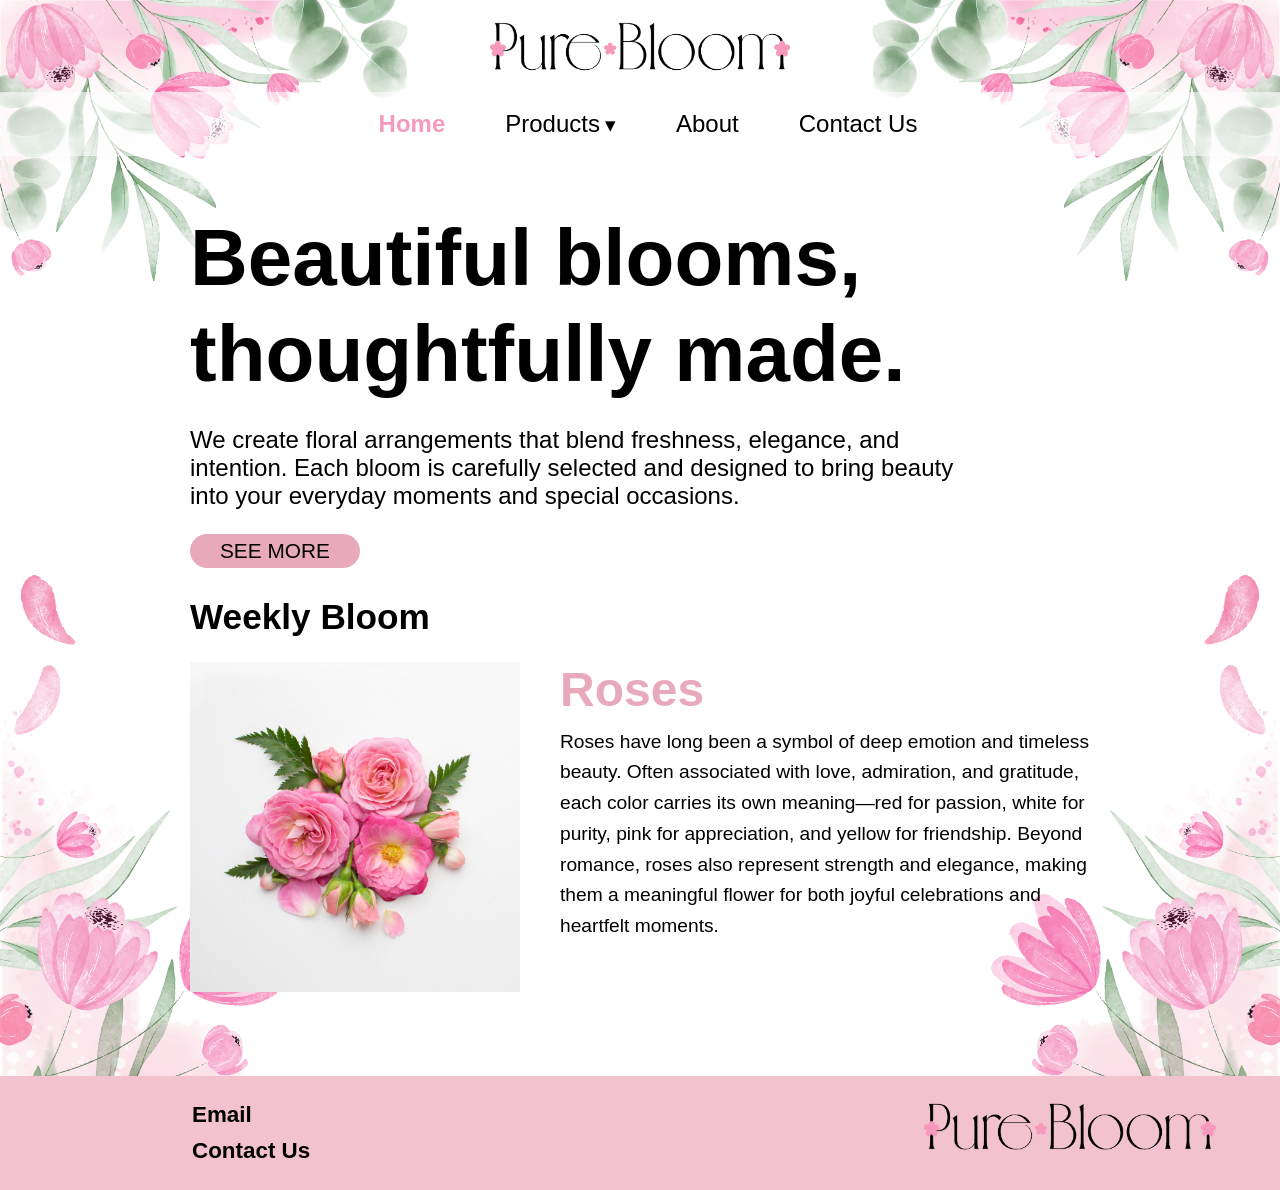
<file: Index.html>
<!DOCTYPE html>
<html lang="en">
    <head>
        <!-- Author:Juana Sofia Garcia
         Date:04/19/2026
         Pure Bloom Main Page HTML.
        -->
        <meta charset="UTF-8">
        <meta name="viewport" content="width=device-width, initial-scale=1.0">
        <title>Pure Boutique</title>
        <link rel="icon" href="Images/Pink Flower.png">
        <link rel="Stylesheet" href="Style/menu.css">
        <link rel="Stylesheet" href="Style/main.css">
    </head>
    <body>
        <header>
            <img src="Images/Asset 1.png" alt="Logo" width="300">
        </header>
        <nav class="navbar">
            <input type="checkbox" id="checkbox-toggle" />
            <label for="checkbox-toggle" class="menu-btn"></label>

            <ul class="menu">
                <li><a href="#" class="current">Home</a></li>
                <li><a href="Products/Index.html">Products<small></small></a>
                    <ul class="submenu">
                        <li><a href="Products/Index.html">Bouquets</a></li>
                        <li><a href="Products/costumes/index.html">Flowers</a></li>
                        <li><a href="specialfx.html">Special Occasions</a></li>
                    </ul>
                </li>
                <li><a href="About/Index.html">About <small></small></a></li>
                <li><a href="Email/Index.html">Contact Us</a></li>
            </ul>
        </nav>
        <main>
                <h1>Beautiful blooms, thoughtfully made.</h1>
                <p>
                    We create floral arrangements that blend freshness, elegance, and intention. 
                    Each bloom is carefully selected and designed to bring beauty into your everyday 
                    moments and special occasions.
                </p>
                <a href="Products/Index.html" class="button">SEE MORE</a>
                <h2>Weekly Bloom</h2>
                <section class="WeeklyBloom">
                    <figure>
                        <a href="Products/Boutique/Roses.html">
                            <img src="Images/rosesflowers.jpg" alt="roses" width="330">
                        </a>
                    </figure>
                    <div class="roses_details">
                        <h2>Roses</h2>
                        <p>Roses have long been a symbol of deep emotion and timeless beauty. Often associated with love, admiration, and gratitude, each color 
                            carries its own meaning—red for passion, white for purity, pink for 
                            appreciation, and yellow for friendship. Beyond romance, roses also 
                            represent strength and elegance, making them a meaningful flower for 
                            both joyful celebrations and heartfelt moments.
                        </p>
                    </div> 
                </section>
        </main>
        <footer class="site-footer">
            <div class="footer-content">
                <div class="footer-links">
                    <a href="mailto:juanasofia3048@gmail.com">Email</a>
                    <a href="Email/Index.html">Contact Us</a>
                </div>
                <div class="footer-logo">
                    <img src="Images/Asset 1.png" alt="Pure Bloom Logo">
                </div>
            </div>
        </footer>
    </body>
</html>
</file>
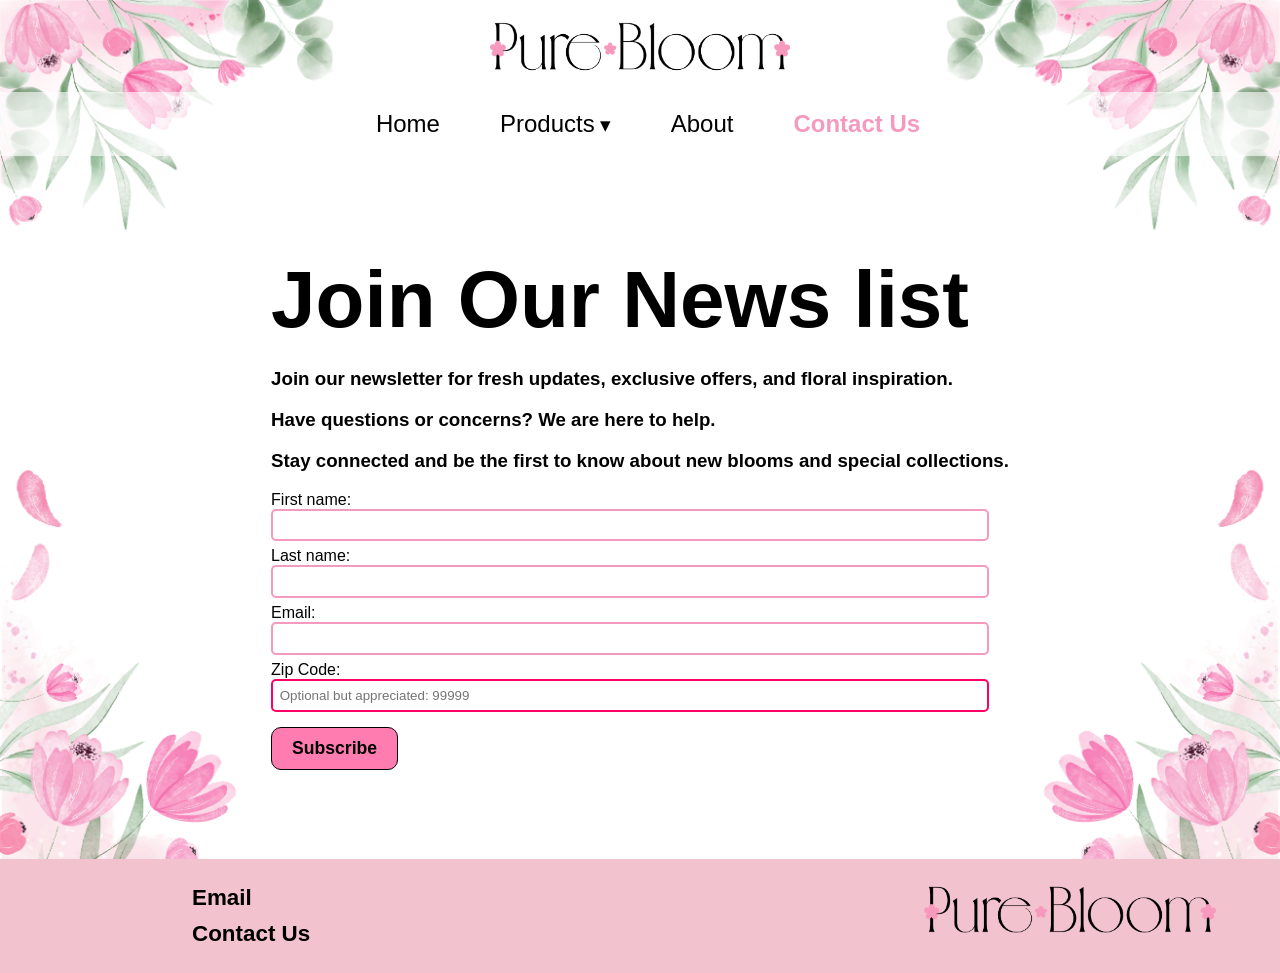
<file: Email/Index.html>
<!DOCTYPE html>
<html lang="en">
    <head>
        <!-- Author:Juana Sofia Garcia
         Date:04/19/2026
         Pure Bloom Email Page HTML.
        -->
        <meta charset="UTF-8">
        <meta name="viewport" content="width=device-width, initial-scale=1.0">
        <title>Pure Boutique</title>
        <link rel="icon" href="../Images/Pink Flower.png">
        <link rel="Stylesheet" href="../Style/Page.css">
        <link rel="Stylesheet" href="../Style/menu.css">
        <link rel="Stylesheet" href="../Style/main.css">
    </head>
    <body>
        <header>
            <img src="../Images/Asset 1.png" alt="Logo" width="300">
        </header>
        <nav class="navbar">
            <input type="checkbox" id="checkbox-toggle" />
            <label for="checkbox-toggle" class="menu-btn"></label>

            <ul class="menu">
                <li><a href="../Index.html">Home</a></li>
                <li><a href="../Products/Index.html">Products<small></small></a>
                    <ul class="submenu">
                        <li><a href="../Products/Boutique/Index.html">Bouquets</a></li>
                        <li><a href="Products/costumes/index.html">Flowers</a></li>
                        <li><a href="specialfx.html">Special Occasions</a></li>
                    </ul>
                </li>
                <li><a href="Index.html">About<small></small></a></li>
                <li><a href="Email/Index.html" class="current">Contact Us</a></li>
            </ul>
        </nav>
        <main class="about">
            <section>
                <h1>Join Our News list</h1>

                <h3>Join our newsletter for fresh updates, exclusive offers, and floral inspiration.</h3>
                <h3>Have questions or concerns? We are here to help.</h3>
                <h3>Stay connected and be the first to know about new blooms and special collections.</h3>

                <form action="confirmation.html" method="post" id="email_form">
                
                    <label for="first_name">First name:</label>
                    <input type="text" id="first_name" name="first_name" required> 

                    <label for="last_name">Last name:</label>
                    <input type="text" id="last_name" name="last_name" required>

                    <label for="email">Email:</label>
                    <input type="email" id="email" name="email" required>

                    <label for="zip_code">Zip Code:</label>
                    <input type="text" id="zip_code" name="zip_code" 
                       placeholder="Optional but appreciated: 99999" 
                       pattern="^\d{5}([\-]\d{4})?" 
                       title="Please enter a 5-digit zip code."> 

                    <input type="submit" id="subscribe" value="Subscribe">
                </form>
            </section>
        </main>
        <footer class="site-footer">
            <div class="footer-content">
                <div class="footer-links">
                    <a href="mailto:juanasofia3048@gmail.com">Email</a>
                    <a href="../About/Index.html">Contact Us</a>
                </div>
                <div class="footer-logo">
                    <img src="../Images/Asset 1.png" alt="Pure Bloom Logo">
                </div>
            </div>
        </footer>
    </body>
</html>
</file>
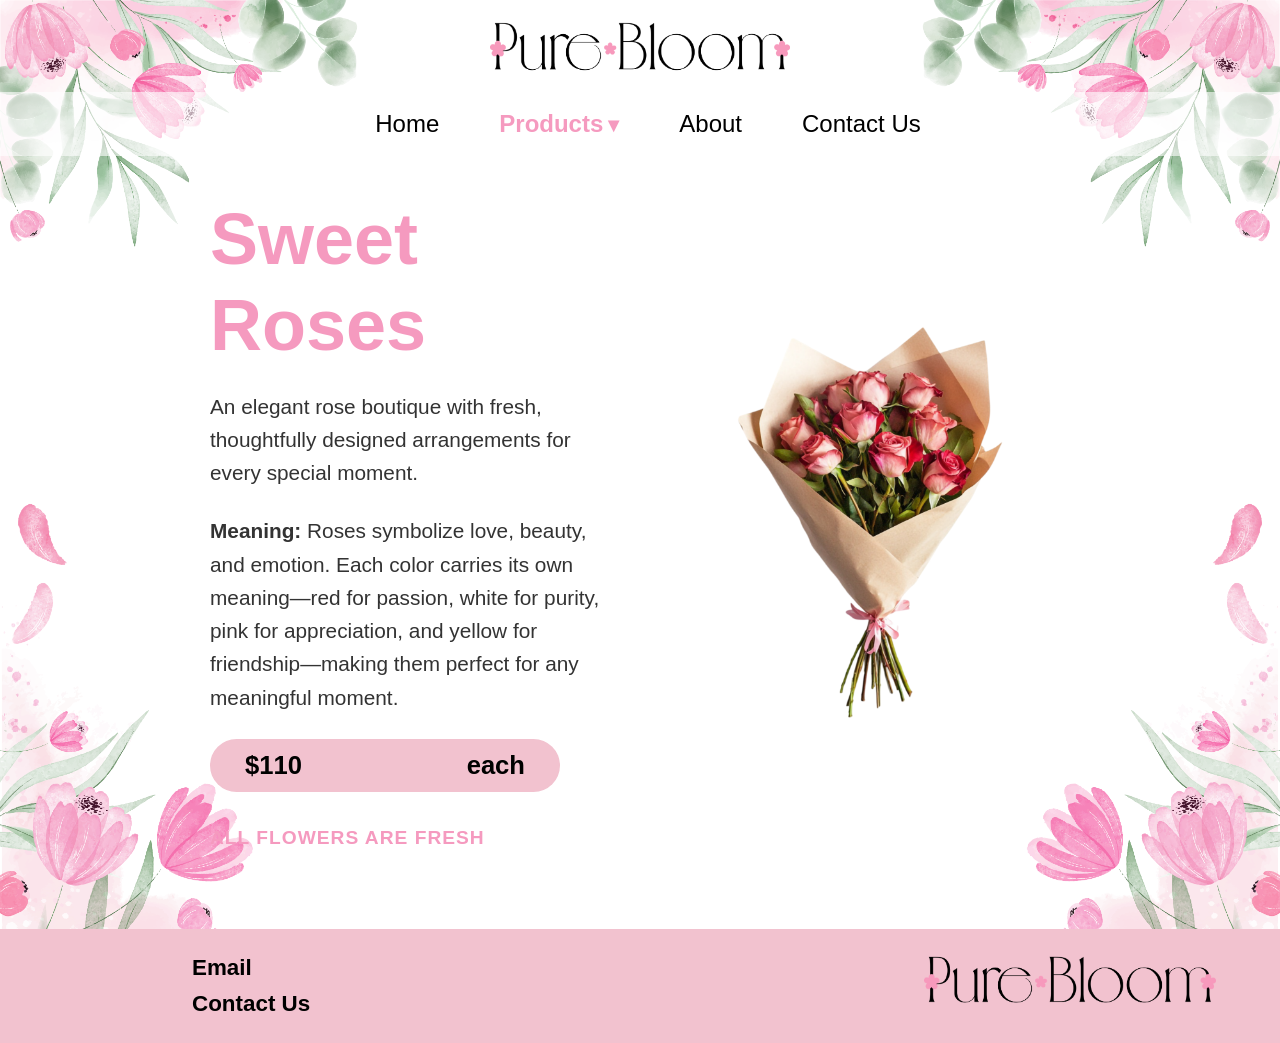
<file: Products/Boutique/Roses.html>
<!DOCTYPE html>
<html lang="en">
    <head>
        <!-- Author:Juana Sofia Garcia
         Date:04/19/2026
         Pure Bloom Product Roses Page HTML.
        -->
        <meta charset="UTF-8">
        <meta name="viewport" content="width=device-width, initial-scale=1.0">
        <title>Pure Boutique</title>
        <link rel="icon" href="../../Images/Pink Flower.png">
        <link rel="Stylesheet" href="../../Style/Page.css">
        <link rel="Stylesheet" href="../../Style/menu.css">
        <link rel="Stylesheet" href="../../Style/main.css">
    </head>
    <body>
        <header>
            <img src="../../Images/Asset 1.png" alt="Logo" width="300">
        </header>
        <nav class="navbar">
            <input type="checkbox" id="checkbox-toggle" />
            <label for="checkbox-toggle" class="menu-btn"></label>

            <ul class="menu">
                <li><a href="../../Index.html">Home</a></li>
                <li><a href="../Index.html" class="current">Products<small></small></a>
                    <ul class="submenu">
                        <li><a href="Index.html" class="current">Bouquet</a></li>
                        <li><a href="Products/costumes/index.html">Flowers</a></li>
                        <li><a href="specialfx.html">Special Occasions</a></li>
                    </ul>
                </li>
                <li><a href="../../About/Index.html">About <small></small></a></li>
                <li><a href="Email/Index.html">Contact Us</a></li>
            </ul>
        </nav>
        <main class="product-page">
            <section class="product_container">
                <div class="product">
                    <h1 class="title">Sweet Roses</h1>
                    <p class="description">
                        An elegant rose boutique with fresh, thoughtfully designed arrangements for every special moment. </p>
                    <p class="meaning">
                        <strong>Meaning:</strong> Roses symbolize love, beauty, and emotion. Each color carries its own meaning—red 
                        for passion, white for purity, pink for appreciation, and yellow for friendship—making them perfect 
                        for any meaningful moment. </p>
                    <div class="price">
                        <span class="amount">$110</span>
                        <span class="unit">each</span>
                    </div>
                    <strong class="IMPORTANT">ALL FLOWERS ARE FRESH</strong>
                    </div>
                    <figure class="product-image">
                    <a href="Products/Boutique/Roses.html"></a>
                        <img src="../../Images/boutique_of_roses.png" alt="Pink Roses Arrangement">
                    </figure>
            </section>
        </main>
        <footer class="site-footer">
            <div class="footer-content">
                <div class="footer-links">
                    <a href="mailto:juanasofia3048@gmail.com">Email</a>
                    <a href="../../Email/Index.html">Contact Us</a>
                </div>
                <div class="footer-logo">
                    <img src="../../Images/Asset 1.png" alt="Pure Bloom Logo">
                </div>
            </div>
        </footer>
    </body>
</html>
</file>
<file: Style/menu.css>
*
/* Author: Juana Sofia Garcia
    Date: 03/28/2026
    Menu CSS Style for Menu Page*/

.navbar {
    display: flex;
    flex-direction: column;
    margin-bottom: 20px;
    padding: 1em;
    align-items: left;
    position: relative;
    background-color: rgba(255, 255, 255, 0.624);
    justify-content: center;
    width: 100%;
}

.menu {
    display: none;
    position: absolute;
    margin: 50px;
    top: 65px;
    list-style: none;
    justify-content: center;
    gap: 40px;
    padding: 0.5em;
    margin: 1.5em;
    background-color: rgba(255, 255, 255, 0.624);
}

.menu a:hover {
    color: #f59abf;
}
    
.navbar {
    & a {
        display: block;
        text-decoration: none;
        color: black;
        font-size: 1.2rem;
    }
    & ul {
        list-style-type: none;
        padding: 0;
        margin: 0;
    }
}

.menu a {
    display: block;
    text-decoration: none;
    color:  black;
    font-size: 1.3rem;
    font-weight: 400;
    padding: 10px;
    text-align: left;
}

.navbar a.current {
    color: #f59abf;
    font-weight: bold;
}

.menu-btn {
    display: block;
    margin-left: 10px;
    color: #f59abf;
    font-size: 1.8rem;
    font-weight: bold;
}
.menu-btn::after {
    content: "\2630";
    font-size: 1.8rem;
}

#checkbox-toggle { display: none;}

#checkbox-toggle:checked ~ .menu {
    display: block;
}

#checkbox-toggle:checked ~ .menu-btn::after {
    content: "\2715";
    font-size: 1.75rem;
}

.menu li:has(.submenu) {
    position: relative;
    & small::after { content: "\25B8"; font-size: 1.3rem; }
    & small { margin-left: .25em;}
    &:hover > .submenu {
        display: block;
    }
}

.submenu {
    position: absolute;
    list-style: none;
    text-align: left; 
    top: 0;
    left: 100%;
    width: 100%;
    background-color: rgba(255, 255, 255, 0.624);
    display: none;
    & > li a { margin: 2px;}
}


.submenu li a {
    display: block;    
    padding: 10px;   
    margin: 0;
    text-decoration: none;
    color: black;
    font-size: 1.3 rem;
    text-align: left;     
}


@media only screen and (min-width: 800px) {
    .navbar{
        padding: 0.5em;
        background-color: rgba(255, 255, 255, 0.624);
        width: 100%;
    }
    .menu {
        display: flex;
        flex-direction: row;
        justify-content: center;
        top: 0;
        position: relative;
        background-color: rgba(255, 255, 255, 0);
        width: 100%;
        & li {
            flex: none;
        }
    }
    
    .menu a {
    display: block;
    text-decoration: none;
    padding: .5em;
    color:  black;
    font-size: 1.5rem;
    font-weight: 400;
    padding: 10px;
    text-align: left;
    }

    .menu-btn { display: none; }

    #checkbox-toggle:checked ~ .menu { display: flex; }

    .menu li:has(.submenu) {
        & small::after { content: "\25BE"; font-size: 1.3rem}
    }

    .submenu {
        top: 100%;
        left: 0;
        right: auto;
        width: 100%;
        background-color: white;
    }
}
</file>
<file: Style/main.css>
*
/* Author: Juana Sofia Garcia
    Date: 03/28/2026
    Menu CSS Style for Main Page*/

body {
    margin: 0;
    padding: 0 auto;
    font-family: 'Trebuchet MS', 'Lucida Sans Unicode', 'Lucida Grande', 'Lucida Sans', Arial, sans-serif;
    
    background-image: url('../Images/flowerbackground_left.png'), url('../Images/flowerbackground_right.png');
    background-position: left top, right top;
    background-repeat: no-repeat, no-repeat;
    background-size: contain, contain;
    width: 100%;
}
header {
    display: flex;
    justify-content: center;
    padding: 15px 0 5px 0;
}
main {
    text-align: left;
    max-width: 900px;
    margin: 30px auto 0 auto;
}

h1 {
    font-size: 5rem;
    line-height: 1.2;
    margin-bottom: 20px;
    font-weight: 900;
}

main p {
    font-size: 1.5rem;
    color: black;
    max-width: 800px;
}
.button {
    background-color: #E8AABA; 
    color: black;
    text-decoration: none;
    font-size: 1.3em;
    font-weight: 500;
    padding: 5px 30px;
    border-radius: 20px;
    display: inline-block;  
    border: none;
}
main h2 {
    margin-left: 0;
    margin-bottom: 25px;
    font-size: 2.2rem;
    font-weight: bold;
}
.WeeklyBloom {
    display: flex;
    flex-direction: row;
    align-items: flex-start;
    gap: 40px;
    width: 100%;
}

.WeeklyBloom figure {
    margin: 0;
    flex-shrink: 0;      
}

.roses_details {
    flex-grow: 1;
}

.roses_details h2 {
    color: #E8AABA;
    font-size: 3rem;
    margin-top: 0;
    margin-bottom: 10px;
}
.roses_details p {
    font-size: 1.2rem;
    line-height: 1.6;
    max-width: 100%; 
    margin: 0;
}
.site-footer {
    background-color: #f2c2cf; 
    width: 100%;
    margin-top: 80px;
    padding: 20px 0 20px 0;
}
.footer-content {
    display: flex;
    justify-content: space-between;
    align-items: center;
    margin-left: 15%;
    margin-right: auto;
    padding-right: 5%; 
}

.footer-links {
    display: flex;
    flex-direction: column;
    gap: 10px;
}

.footer-links a {
    text-decoration: none;
    color: black;
    font-size: 1.4rem;
    font-weight: bold;
}

.footer-logo img {
    height: 70px;
    width: auto;
}

@media only screen and (max-width: 800px) {
    
    main {
        margin: 20px!important; 
        width: auto; 
    }

    .WeeklyBloom {
        margin-left: 0;
        flex-direction: column;
        align-items: center;
        gap: 20px;
    }

    h1 {
        font-size: 2.87rem;
        line-height: 1.2;
        margin-bottom: 20px;
        font-weight: 900;
    }

    .roses_details h2 {
        color: #ff4187;}

    .WeeklyBloom figure, 
    .WeeklyBloom img {
        width: 100%;
        max-width: 330px;
    }

    .roses_details {
        width: 100%;
        text-align: left;
    }
    
    .roses_details h2 {
        margin-top: 10px;
    }

    .footer-content {
        margin-left: 20px;
        margin-right: 20px;
        flex-direction: column;
        text-align: left;
        align-items: flex-start; 
        gap: 30px;
    }
}
</file>
<file: Style/Page.css>
*
/* Author: Juana Sofia Garcia
    Date: 03/28/2026
    Menu CSS Style for Pages*/
.boutique {
    text-align: center;
    font-size: 5em;
    color: #f59abf;
}

.product_container {
    display: flex;
    align-items: center;
    justify-content: space-between;
    gap: 60px;
    max-width: 1100px;
    margin: 40px auto;
    padding: 0 20px;
}

.product {
    flex: 1;
    text-align: left;
}

.product .title {
    color: #f59abf;
    font-size: 4.5rem;
    font-weight: 900;
    margin-top: 0;
    margin-bottom: 20px;
}

.product .description, 
.product .meaning {
    font-size: 1.3rem;
    line-height: 1.6;
    color: #333;
    margin-bottom: 25px;
    max-width: 600px;
}

.price {
    background-color: #f2c2cf;
    display: inline-flex;
    justify-content: space-between;
    align-items: center;
    padding: 12px 35px;
    border-radius: 50px;
    min-width: 280px;
    margin-bottom: 35px;
}

.price .amount {
    font-weight: 900;
    font-size: 1.6rem;
    color: black;
}

.price .unit {
    font-weight: bold;
    font-size: 1.6rem;
    color: black;
}

.IMPORTANT {
    display: block;
    color: #f59abf;
    font-size: 1.2rem;
    font-weight: 900;
    letter-spacing: 1px;
}

.product-image {
    flex: 1;
    margin: 0;
    padding: 0;
}

.product-image img {
    width: 100%;
    height: auto;
    display: block;
}

.flower-grid {
    display: grid;
    grid-template-columns: repeat(3, 1fr); 
    justify-content: center;
    gap: 20px;
    margin: 40px auto;
    padding: 0 20px;
}

.flower-card {
    text-align: center;
}

.flower-image {
    margin: 0 0 15px 0;
    padding: 40px;
    border: 1px solid #ddd;
    display: flex;
    justify-content: center;
    align-items: center;
    height: 350px;
    background-color: white;
}

.flower-image img {
    max-width: 100%;
    max-height: 100%;
    object-fit: contain
}
.flower-card h3 {
    font-size: 1.1rem;
    letter-spacing: 1px;
    margin-bottom: 5px;
    color:  black;
    font-weight: 400;
}

.flower-card .price {
    font-size: 1rem;
    color: black;
    font-weight: bold;
    margin: 0;
}

.about {
    display: flex;
    justify-content: center;
}

.aboutpage {
    max-width: 900px;
    text-align: center;
    display: flex;
    flex-direction: column;
    align-items: center;
}

.aboutpage h1 {
    font-size: 4rem;
    font-weight: 900;
    margin-bottom: 30px;
    color: black;
}

.videowrapper {
    width: auto;
    max-width: 700px; 
    margin-bottom: 40px;
    overflow: hidden;
}

.videowrapper video {
    width: 100%;
    display: block;
}

.abouttext {
    font-size: 1.2rem;
    line-height: 1.8;
    color: #333;
    text-align: justify;
    margin: 0;
}


.aboutpage h1 {
    color: #f59abf;
}

form {
	& label {
		display: block;
	}
	& input, select {
		width: 95%;
		padding: .5em;
		margin-bottom: .5em;
		border-radius: 5px;
	}
	& fieldset {
		padding: .5em 1em .75em;
		margin-bottom: 1em;
		border: 2px solid black;
		border-radius: 10px;
	}
	& legend {
		font-weight: bold;
		padding: 0 .1em;
	}
	& input:required, input:invalid {
		border: 2px solid #f59abf;
	}
	& input:valid {
		border: 2px solid #ff0066;
	}
    & input[type="submit"] {
        width: auto;                  
        padding: 10px 20px;   
        background-color: #ff7cb0;
        color: black;
        font-weight: bold;
        font-size: 1.1rem;
        border: 1px solid black; 
        border-radius: 10px;         
        margin-top: 0.5em;
    }
}

table {
    width: 100%;
    border-collapse: collapse;
    margin-bottom: 20px;
    border: 2px solid #f59abf;; 
    background-color: rgba(255, 255, 255, 0.513);
}
td {
    vertical-align: top;
    padding-top: 10px;
}

th, td {
    padding: 10px;
    text-align: left;
    border: 1px solid #f59abf; 
}

td a {
    font-weight: bold;
    color: #f59abf;
}


#tittlev {
    display: flex;
    flex-direction: column;
    align-items: center;
    margin-bottom: 20px;
}

#tittlev h1 {
    font-size: 1.8em;
    margin-top: 0;
    white-space: normal;  
    text-align: center; 
}


@media only screen and (max-width: 850px) {

    .about-container h1 {
        font-size: 2.5rem;
    }
    
    .video-wrapper {
        border-width: 8px;
    }

    .product_container {
        flex-direction: column;
        text-align: left;
        gap: 30px;
    }

    .product-image {
        order: -1;
        width: 100%;
        max-width: 400px;
    }

    .product .title {
        font-size: 3rem;
    }
    
    .price {
        min-width: 100%; 
        box-sizing: border-box;
    }

    .flower-grid {
        grid-template-columns: 1fr;
        align-items: center;
    }
}
</file>
